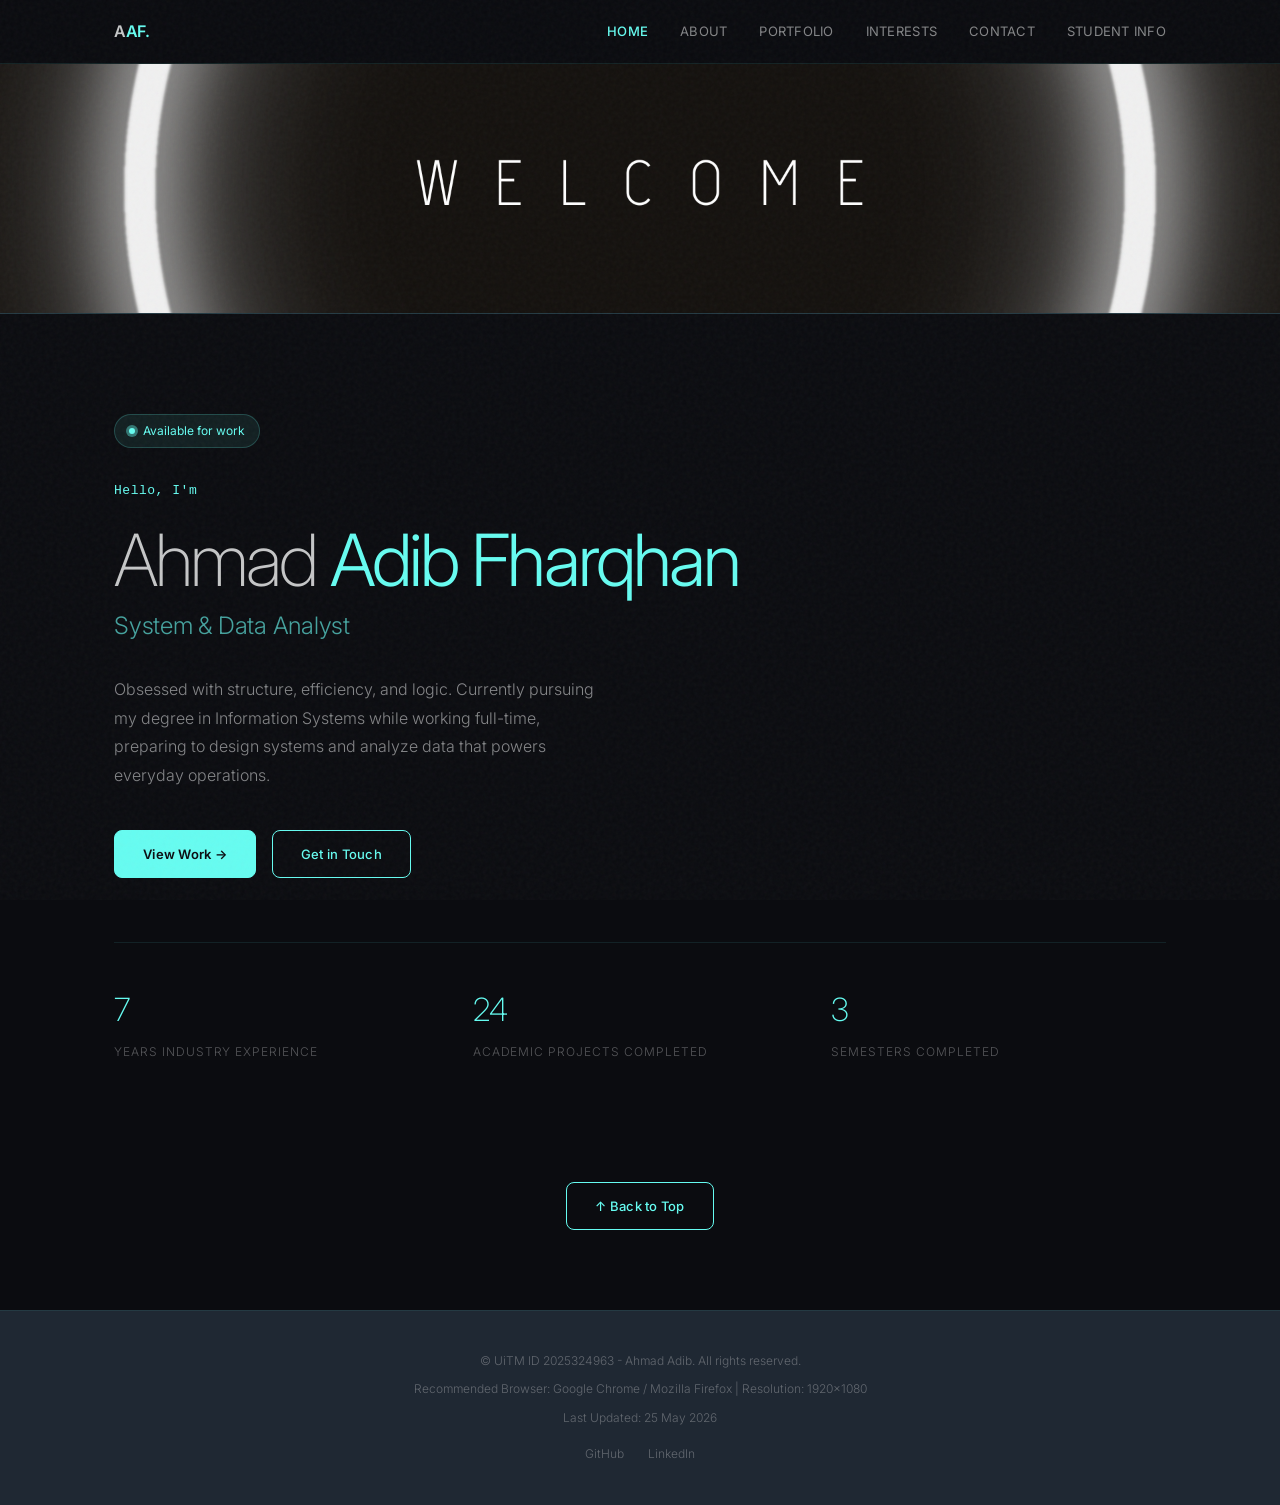
<file: index.html>
<!DOCTYPE html>
<html lang="en">
<head>
  <meta charset="UTF-8">
  <meta name="viewport" content="width=device-width, initial-scale=1.0">
  <meta name="description" content="Ahmad Adib Fharqhan - Personal Biography and Portfolio Website">
  <meta name="keywords" content="portfolio, biography, web design, student, IMS458">
  <meta name="author" content="Ahmad Adib Fharqhan">
  <title>Portfolio — Home</title>
  <link rel="preconnect" href="https://fonts.googleapis.com">
  <link rel="preconnect" href="https://fonts.gstatic.com" crossorigin>
  <link href="https://fonts.googleapis.com/css2?family=Inter:wght@200;300;400;500;600&display=swap" rel="stylesheet">
  <link rel="stylesheet" href="style.css">
</head>
<body>

  <nav class="nav">
    <div class="nav-inner">
      <a href="index.html" class="nav-logo">A<span>AF.</span></a>
      <input type="checkbox" id="menuToggleCheck" class="menu-checkbox" hidden>
      <label for="menuToggleCheck" class="menu-toggle">
        <span></span><span></span><span></span>
      </label>
      <div class="nav-links">
        <a href="index.html" class="active">Home</a>
        <a href="about.html">About</a>
        <a href="portfolio.html">Portfolio</a>
        <a href="interests.html">Interests</a>
        <a href="contact.html">Contact</a>
        <a href="aboutme.html">Student Info</a>
      </div>
    </div>
  </nav>

  <header class="site-header" id="top">
    <img src="src/IndexBanner.png" alt="Website Header Banner">
  </header>

  <main class="page">
    <div class="container">
      <section class="hero">
        <div class="status-badge">
          <span class="status-dot"></span>
          Available for work
        </div>
        <div class="hero-content">
          <p class="hero-greeting">Hello, I'm</p>
          <h1 class="hero-name">Ahmad <span class="accent">Adib Fharqhan</span></h1>
          <p class="hero-title">System & Data Analyst</p>
          <p class="hero-desc">
            Obsessed with structure, efficiency, and logic. Currently pursuing my degree in Information Systems while working full-time, preparing to design systems and analyze data that powers everyday operations.
          </p>
          <div class="hero-actions">
            <a href="portfolio.html" class="btn btn-primary">View Work →</a>
            <a href="contact.html" class="btn btn-secondary">Get in Touch</a>
          </div>
        </div>

        <div class="stats-row">
          <div class="stat-item">
            <div class="stat-number">7</div>
            <div class="stat-label">Years Industry Experience</div>
          </div>
          <div class="stat-item">
            <div class="stat-number">24</div>
            <div class="stat-label">Academic Projects Completed</div>
          </div>
          <div class="stat-item">
            <div class="stat-number">3</div>
            <div class="stat-label">Semesters Completed</div>
          </div>
        </div>
      </section>

      <div style="margin-top: 40px; text-align: center;">
        <a href="#top" class="btn btn-secondary">↑ Back to Top</a>
      </div>

    </div>
  </main>


  <footer class="footer">
    <div class="footer-inner">
      <p class="footer-copy">© UiTM ID 2025324963 - Ahmad Adib. All rights reserved.</p>
      <p class="footer-copy">Recommended Browser: Google Chrome / Mozilla Firefox | Resolution: 1920x1080</p>
      <p class="footer-copy">Last Updated: 25 May 2026</p>
      <div class="footer-links">
        <a href="https://github.com/AdibFharqhan" target="_blank">GitHub</a>
        <a href="https://www.linkedin.com/in/adib-farhan/" target="_blank">LinkedIn</a>
      </div>
    </div>
  </footer>

</body>
</html>
</file>
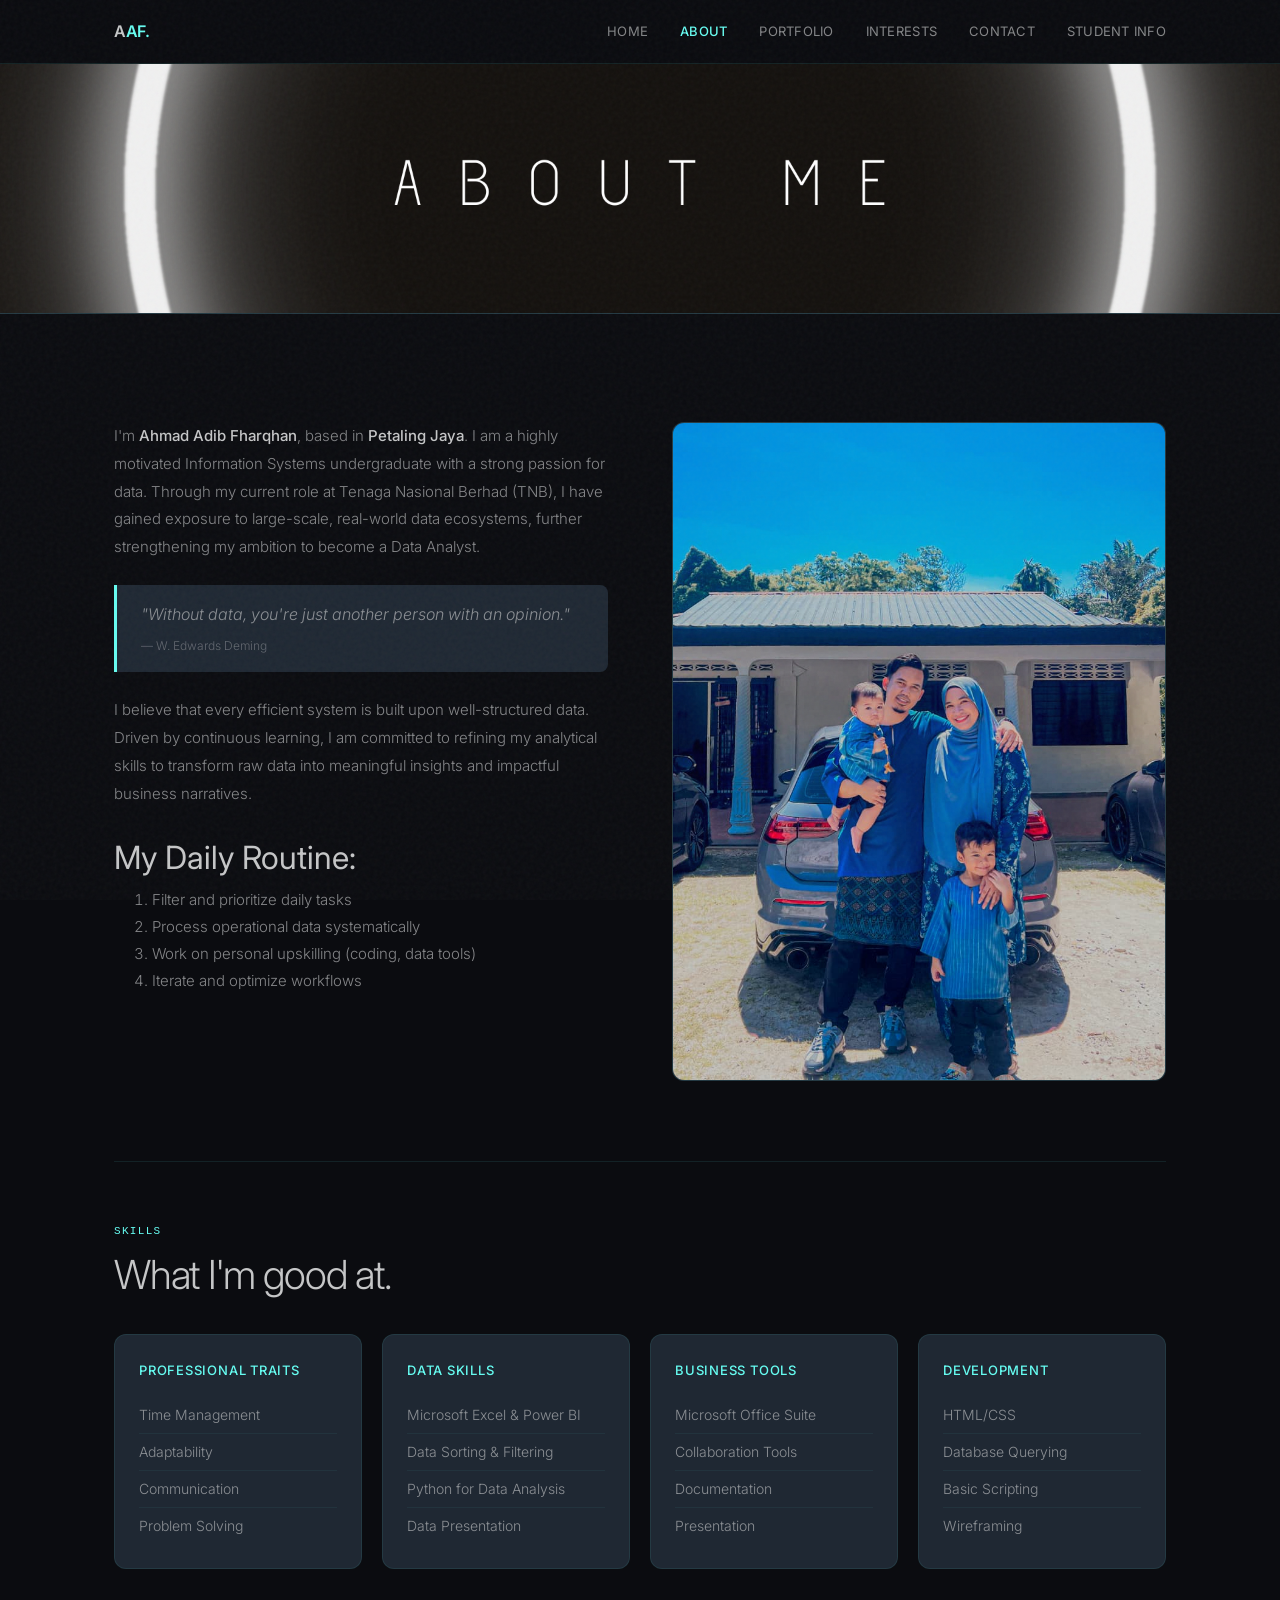
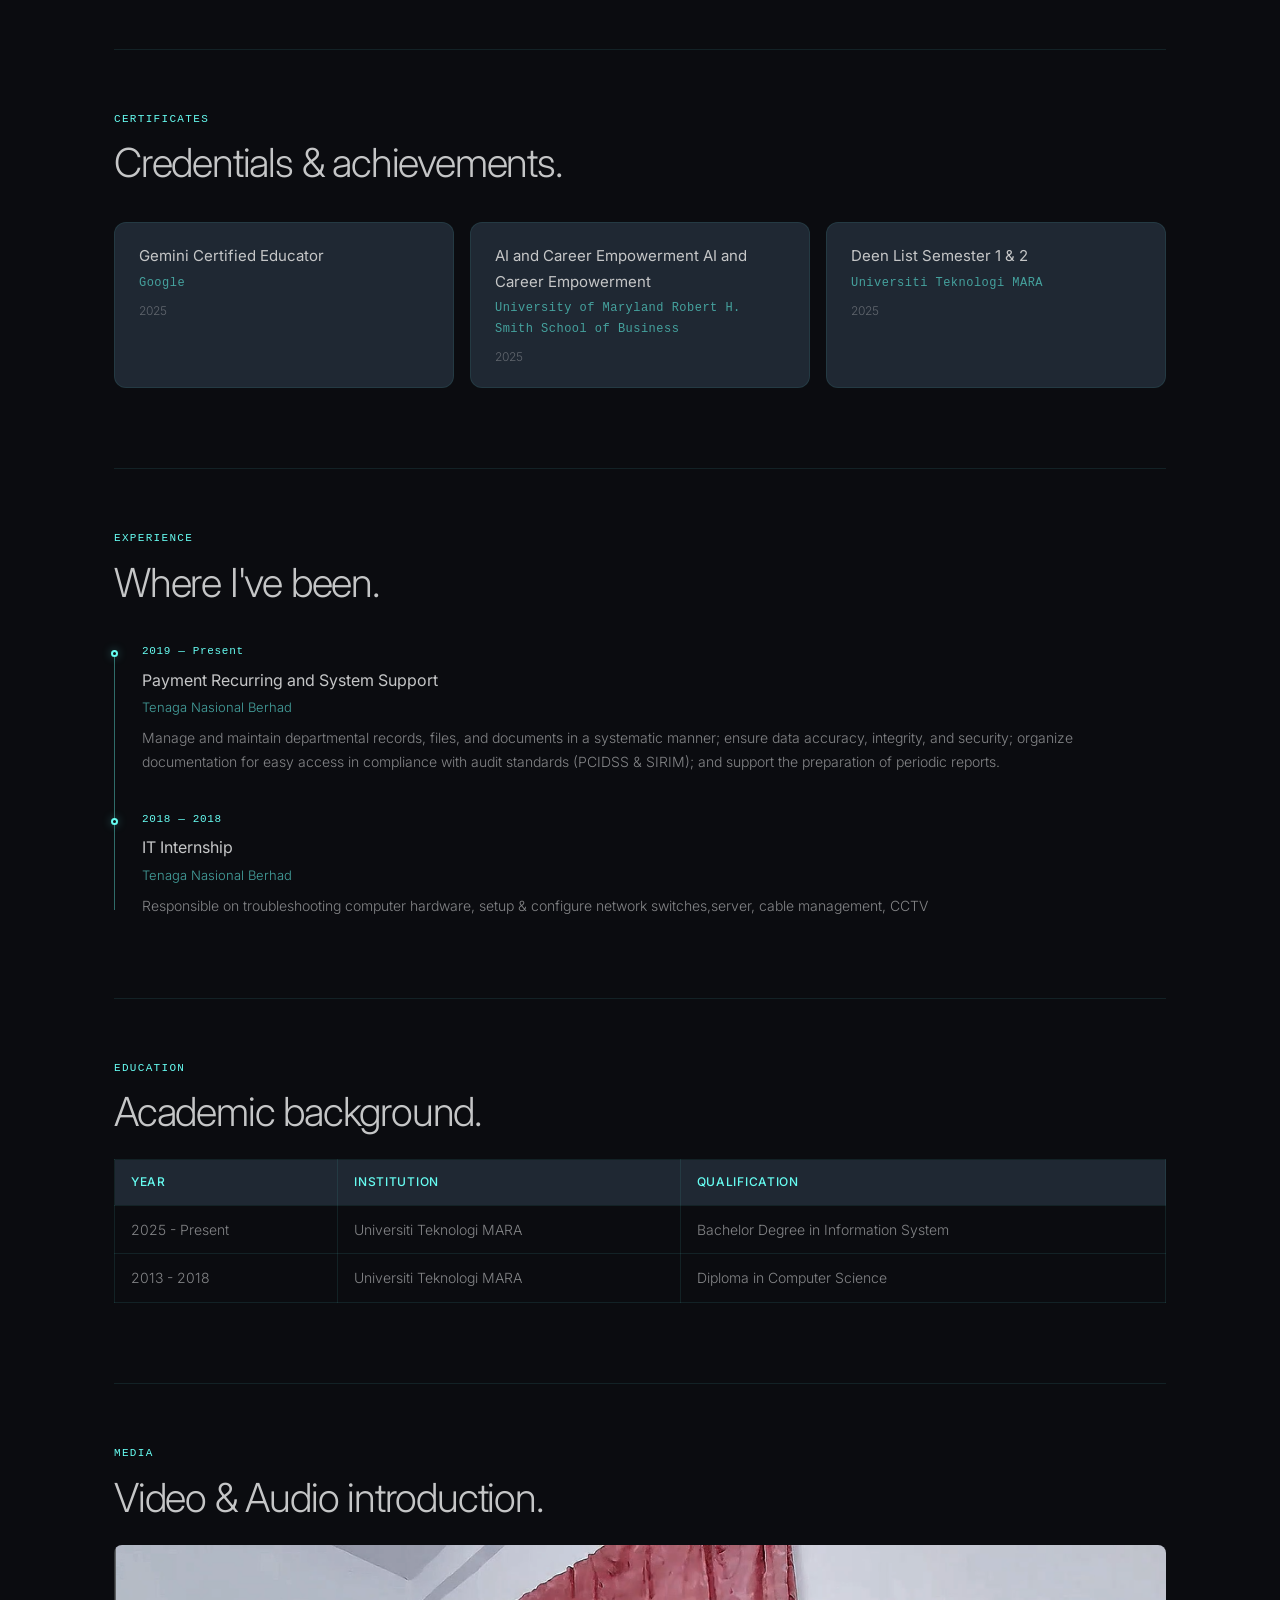
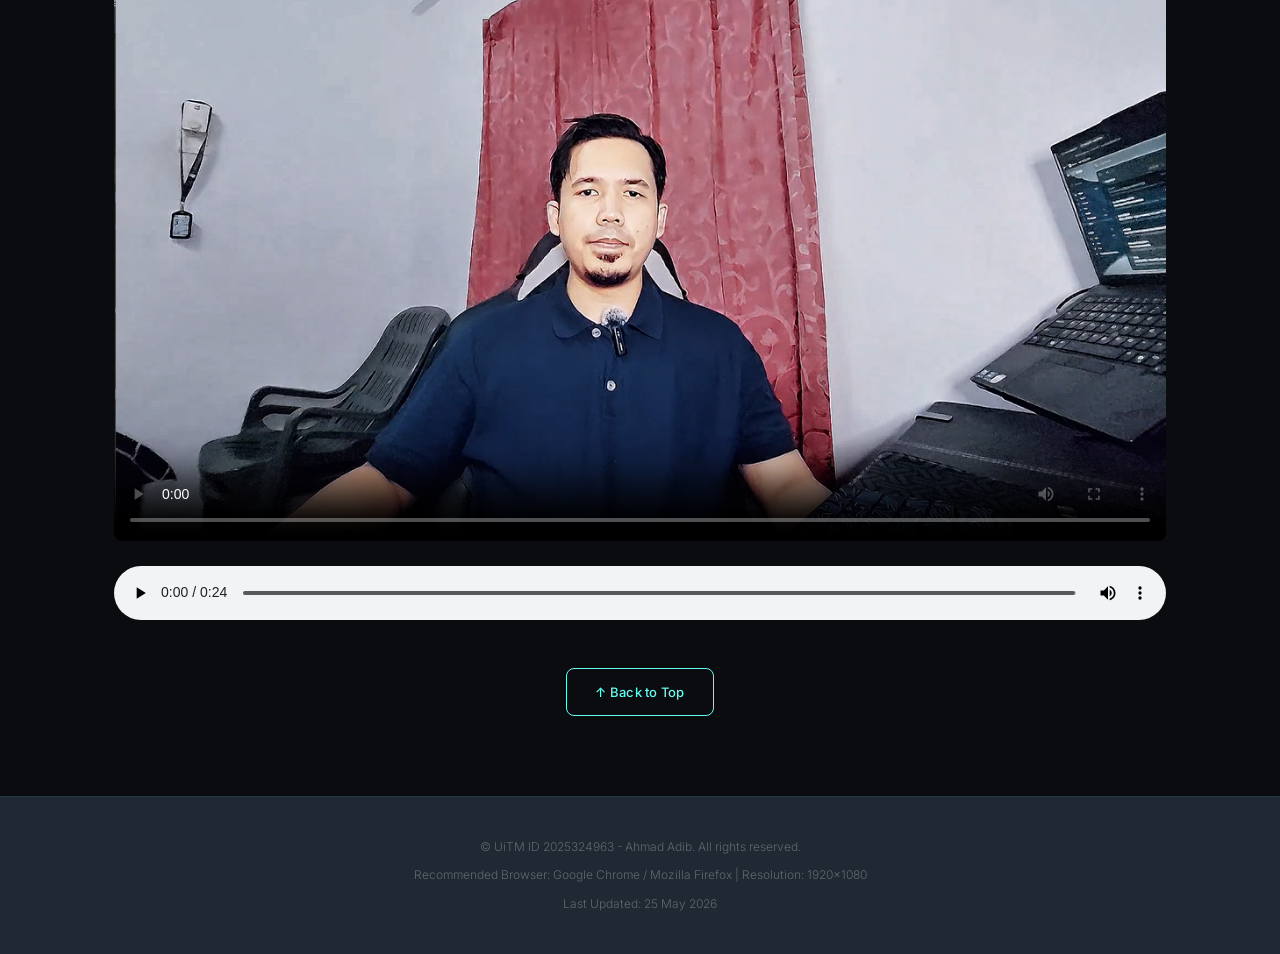
<file: about.html>
<!DOCTYPE html>
<html lang="en">
<head>
  <meta charset="UTF-8">
  <meta name="viewport" content="width=device-width, initial-scale=1.0">
  <meta name="description" content="About Ahmad Adib Fharqhan - Skills, Experience, and Education">
  <meta name="keywords" content="about, skills, experience, education, portfolio">
  <meta name="author" content="Ahmad Adib Fharqhan">
  <title>Portfolio — About</title>
  <link rel="preconnect" href="https://fonts.googleapis.com">
  <link rel="preconnect" href="https://fonts.gstatic.com" crossorigin>
  <link href="https://fonts.googleapis.com/css2?family=Inter:wght@200;300;400;500;600&display=swap" rel="stylesheet">
  <link rel="stylesheet" href="style.css">
</head>
<body>

  <nav class="nav">
    <div class="nav-inner">
      <a href="index.html" class="nav-logo">A<span>AF.</span></a>
      <input type="checkbox" id="menuToggleCheck" class="menu-checkbox" hidden>
      <label for="menuToggleCheck" class="menu-toggle">
        <span></span><span></span><span></span>
      </label>
      <div class="nav-links">
        <a href="index.html">Home</a>
        <a href="about.html" class="active">About</a>
        <a href="portfolio.html">Portfolio</a>
        <a href="interests.html">Interests</a>
        <a href="contact.html">Contact</a>
        <a href="aboutme.html">Student Info</a>
      </div>
    </div>
  </nav>

  <header class="site-header" id="top">
    <img src="src/AboutBanner.png" alt="About Page Header Banner">
  </header>

  <main class="page">
    <div class="container">

      <div class="about-grid">
        <div class="about-text">
          <p>
            I'm <strong>Ahmad Adib Fharqhan</strong>, based in <strong>Petaling Jaya</strong>. I am a highly motivated Information Systems undergraduate with a strong passion for data. Through my current role at Tenaga Nasional Berhad (TNB), I have gained exposure to large-scale, real-world data ecosystems, further strengthening my ambition to become a Data Analyst.
          </p>
          
          <blockquote class="custom-blockquote">
            "Without data, you're just another person with an opinion."
            <cite>— W. Edwards Deming</cite>
          </blockquote>

          <p>
            I believe that every efficient system is built upon well-structured data. Driven by continuous learning, I am committed to refining my analytical skills to transform raw data into meaningful insights and impactful business narratives.
          </p>

          <h1 style="margin-top: 24px; font-weight: 400; color: var(--text-primary);">My Daily Routine:</h1>
          <ol style="color: var(--text-secondary); padding-left: 20px; font-size: 15px; line-height: 1.8;">
            <li>Filter and prioritize daily tasks</li>
            <li>Process operational data systematically</li>
            <li>Work on personal upskilling (coding, data tools)</li>
            <li>Iterate and optimize workflows</li>
          </ol>
        </div>
        <div class="about-image">
          <div class="about-image-placeholder">
            <!-- Replace with your photo: -->
            <img src="src/AboutProfilePic.jpeg" alt="Photo of Ahmad Adib Fharqhan">
          </div>
        </div>
      </div>

      <div class="skills-section">
        <p class="section-label">Skills</p>
        <h2 class="section-title">What I'm good at.</h2>
        <div class="skills-grid">
          <div class="skill-category">
            <h3>Professional Traits</h3>
            <ul>
              <li>Time Management</li>
              <li>Adaptability</li>
              <li>Communication</li>
              <li>Problem Solving</li>
            </ul>
          </div>
          <div class="skill-category">
            <h3>Data Skills</h3>
            <ul>
              <li>Microsoft Excel & Power BI</li>
              <li>Data Sorting & Filtering</li>
              <li>Python for Data Analysis</li>
              <li>Data Presentation</li>
            </ul>
          </div>
          <div class="skill-category">
            <h3>Business Tools</h3>
            <ul>
              <li>Microsoft Office Suite</li>
              <li>Collaboration Tools</li>
              <li>Documentation</li>
              <li>Presentation</li>
            </ul>
          </div>
          <div class="skill-category">
            <h3>Development</h3>
            <ul>
              <li>HTML/CSS</li>
              <li>Database Querying</li>
              <li>Basic Scripting</li>
              <li>Wireframing</li>
            </ul>
          </div>
        </div>
      </div>

      <div class="certificates-section">
        <p class="section-label">Certificates</p>
        <h2 class="section-title">Credentials & achievements.</h2>
        <div class="certificates-grid">
          <div class="certificate-item">
            <h3 class="certificate-name">Gemini Certified Educator</h3>
            <p class="certificate-issuer">Google</p>
            <p class="certificate-date">2025</p>
          </div>
          <div class="certificate-item">
            <h3 class="certificate-name">AI and Career Empowerment AI and Career Empowerment</h3>
            <p class="certificate-issuer">University of Maryland Robert H. Smith School of Business</p>
            <p class="certificate-date">2025</p>
          </div>
          <div class="certificate-item">
            <h3 class="certificate-name">Deen List Semester 1 & 2</h3>
            <p class="certificate-issuer">Universiti Teknologi MARA</p>
            <p class="certificate-date">2025</p>
          </div>
        </div>
      </div>

      <div class="timeline-section">
        <p class="section-label">Experience</p>
        <h2 class="section-title">Where I've been.</h2>
        <div class="timeline">
          <div class="timeline-item">
            <p class="timeline-date">2019 — Present</p>
            <h3 class="timeline-role">Payment Recurring and System Support</h3>
            <p class="timeline-company">Tenaga Nasional Berhad</p>
            <p class="timeline-desc">Manage and maintain departmental records, files, and documents in a systematic manner; ensure data accuracy, integrity, and security; organize documentation for easy access in compliance with audit standards (PCIDSS & SIRIM); and support the preparation of periodic reports.</p>
          </div>
          <div class="timeline-item">
            <p class="timeline-date">2018 — 2018</p>
            <h3 class="timeline-role">IT Internship</h3>
            <p class="timeline-company">Tenaga Nasional Berhad</p>
            <p class="timeline-desc">Responsible on troubleshooting computer hardware, setup & configure network switches,server, cable management, CCTV</p>
          </div>
        </div>
      </div>

      <div class="timeline-section">
        <p class="section-label">Education</p>
        <h2 class="section-title">Academic background.</h2>
        <table class="data-table">
          <thead>
            <tr>
              <th>Year</th>
              <th>Institution</th>
              <th>Qualification</th>
            </tr>
          </thead>
          <tbody>
            <tr>
              <td>2025 - Present</td>
              <td>Universiti Teknologi MARA</td>
              <td>Bachelor Degree in Information System</td>
            </tr>
            <tr>
              <td>2013 - 2018</td>
              <td>Universiti Teknologi MARA</td>
              <td>Diploma in Computer Science</td>
            </tr>
          </tbody>
        </table>
      </div>

      <div class="timeline-section">
        <p class="section-label">Media</p>
        <h2 class="section-title">Video & Audio introduction.</h2>
        
        <div class="media-container">
              <video controls poster="src/videoimage.png">
              <source src="src/videointro.mp4" type="video/mp4">
            Your browser does not support the video tag.
          </video>

          <audio controls>
            <source src="src/audiointro.mp3" type="audio/mpeg">
            Your browser does not support the audio element.
          </audio>
        </div>
      </div>

      <div style="margin-top: 40px; text-align: center;">
        <a href="#top" class="btn btn-secondary">↑ Back to Top</a>
      </div>

    </div>
  </main>

  <footer class="footer">
    <div class="footer-inner">
      <p class="footer-copy">© UiTM ID 2025324963 - Ahmad Adib. All rights reserved.</p>
      <p class="footer-copy">Recommended Browser: Google Chrome / Mozilla Firefox | Resolution: 1920x1080</p>
      <p class="footer-copy">Last Updated: 25 May 2026</p>
    </div>
  </footer>

</body>
</html>
</file>
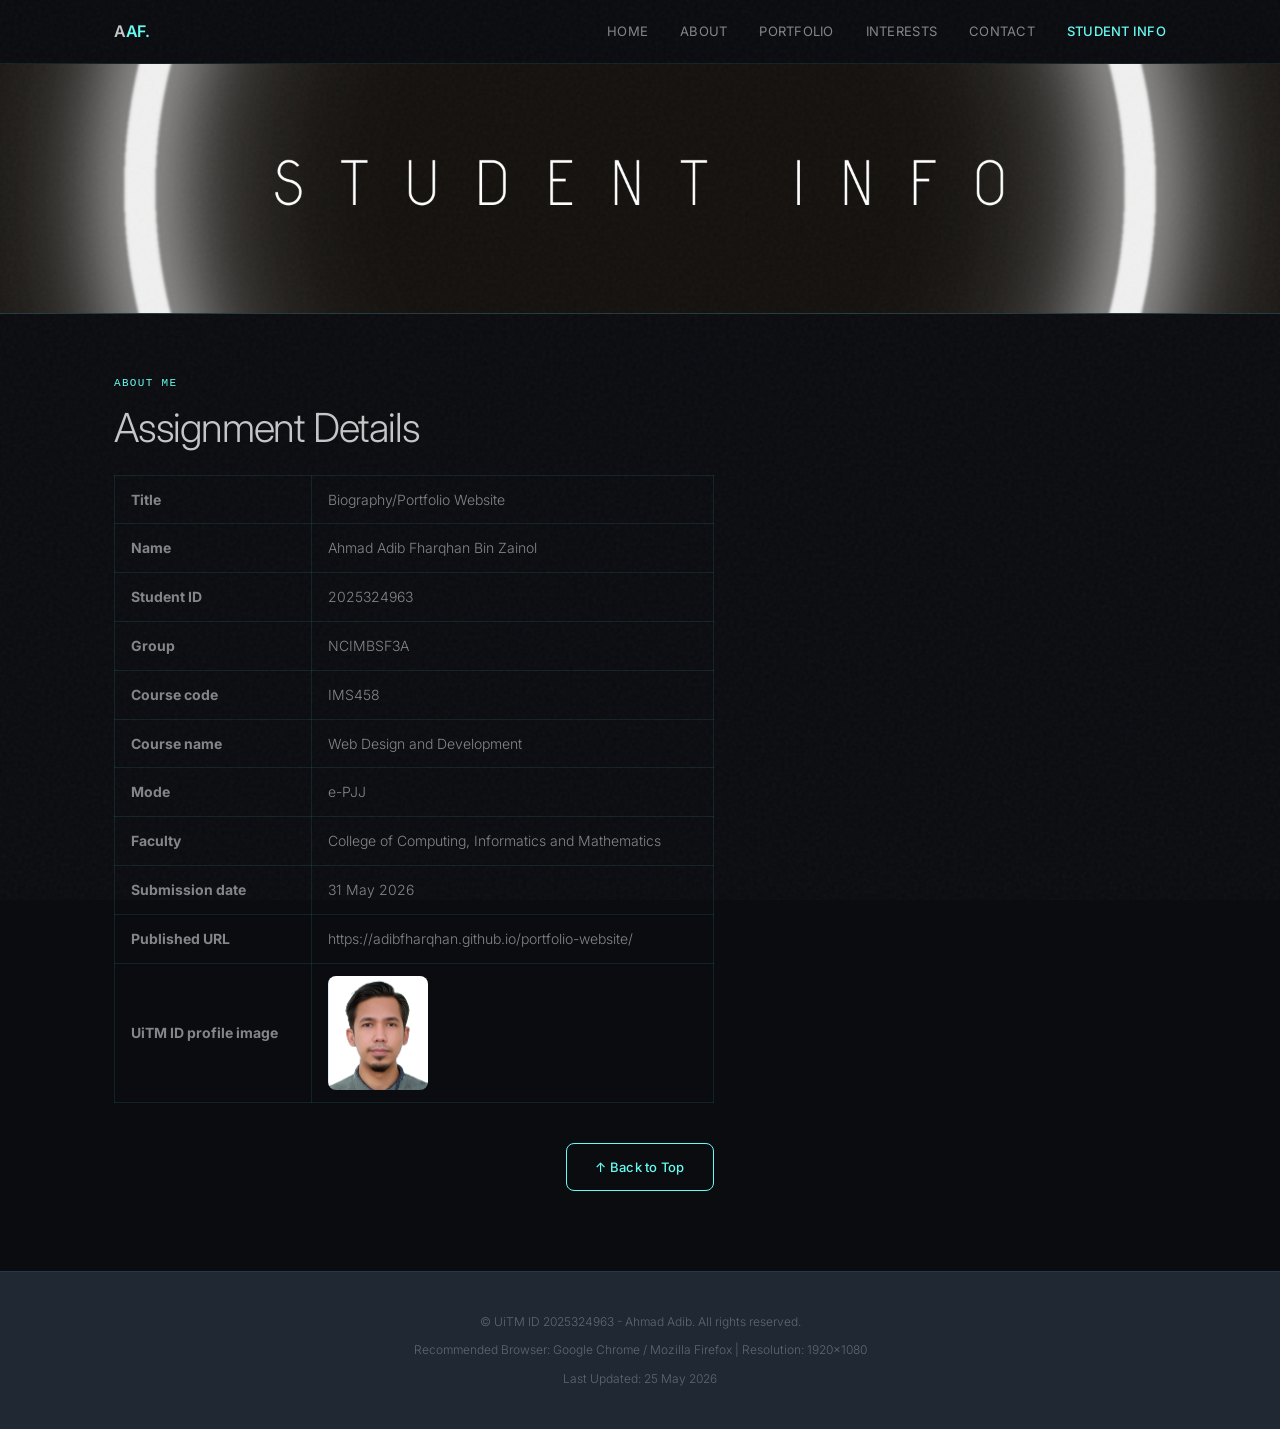
<file: aboutme.html>
<!DOCTYPE html>
<html lang="en">
<head>
  <meta charset="UTF-8">
  <meta name="viewport" content="width=device-width, initial-scale=1.0">
  <meta name="description" content="Student Details for IMS458 Assignment">
  <meta name="keywords" content="student, IMS458, assignment, details">
  <meta name="author" content="Ahmad Adib Fharqhan">
  <title>About Me - Student Details</title>
  <link rel="preconnect" href="https://fonts.googleapis.com">
  <link rel="preconnect" href="https://fonts.gstatic.com" crossorigin>
  <link href="https://fonts.googleapis.com/css2?family=Inter:wght@200;300;400;500;600&display=swap" rel="stylesheet">
  <link rel="stylesheet" href="style.css">
</head>
<body>

  <nav class="nav">
    <div class="nav-inner">
      <a href="index.html" class="nav-logo">A<span>AF.</span></a>
      <input type="checkbox" id="menuToggleCheck" class="menu-checkbox" hidden>
      <label for="menuToggleCheck" class="menu-toggle">
        <span></span><span></span><span></span>
      </label>
      <div class="nav-links">
        <a href="index.html">Home</a>
        <a href="about.html">About</a>
        <a href="portfolio.html">Portfolio</a>
        <a href="interests.html">Interests</a>
        <a href="contact.html">Contact</a>
        <a href="aboutme.html" class="active">Student Info</a>
      </div>
    </div>
  </nav>

  <header class="site-header" id="top">
    <img src="src/StudentInfoBanner.png" alt="Student Info Page Header Banner">
  </header>

  <main class="page">
    <div class="container">
      <section>
        <p class="section-label">About Me</p>
        <h1 class="section-title">Assignment Details</h1>
        
        <!-- Table for Student Details (Rubric Requirement) -->
        <table class="data-table" style="max-width: 600px;">
          <tbody>
            <tr>
              <td><strong>Title</strong></td>
              <td>Biography/Portfolio Website</td>
            </tr>
            <tr>
              <td><strong>Name</strong></td>
              <td>Ahmad Adib Fharqhan Bin Zainol</td>
            </tr>
            <tr>
              <td><strong>Student ID</strong></td>
              <td>2025324963</td>
            </tr>
            <tr>
              <td><strong>Group</strong></td>
              <td>NCIMBSF3A</td>
            </tr>
            <tr>
              <td><strong>Course code</strong></td>
              <td>IMS458</td>
            </tr>
            <tr>
              <td><strong>Course name</strong></td>
              <td>Web Design and Development</td>
            </tr>
            <tr>
              <td><strong>Mode</strong></td>
              <td>e-PJJ</td>
            </tr>
            <tr>
              <td><strong>Faculty</strong></td>
              <td>College of Computing, Informatics and Mathematics</td>
            </tr>
            <tr>
              <td><strong>Submission date</strong></td>
              <td>31 May 2026</td>
            </tr>
            <tr>
              <td><strong>Published URL</strong></td>
              <td><a href="https://adibfharqhan.github.io/portfolio-website/" target="_blank">https://adibfharqhan.github.io/portfolio-website/</a></td>
            </tr>
            <tr>
              <td><strong>UiTM ID profile image</strong></td>
              <td>
                <img src="src/StudentPic.png" alt="Student Photo" style="width: 100px; border-radius: 8px;">
              </td>
            </tr>
          </tbody>
        </table>
      </section>

      <div style="margin-top: 40px; text-align: center;">
        <a href="#top" class="btn btn-secondary">↑ Back to Top</a>
      </div>

    </div>
  </main>

  <footer class="footer">
    <div class="footer-inner">
      <p class="footer-copy">© UiTM ID 2025324963 - Ahmad Adib. All rights reserved.</p>
      <p class="footer-copy">Recommended Browser: Google Chrome / Mozilla Firefox | Resolution: 1920x1080</p>
      <p class="footer-copy">Last Updated: 25 May 2026</p>
    </div>
  </footer>

</body>
</html>
</file>
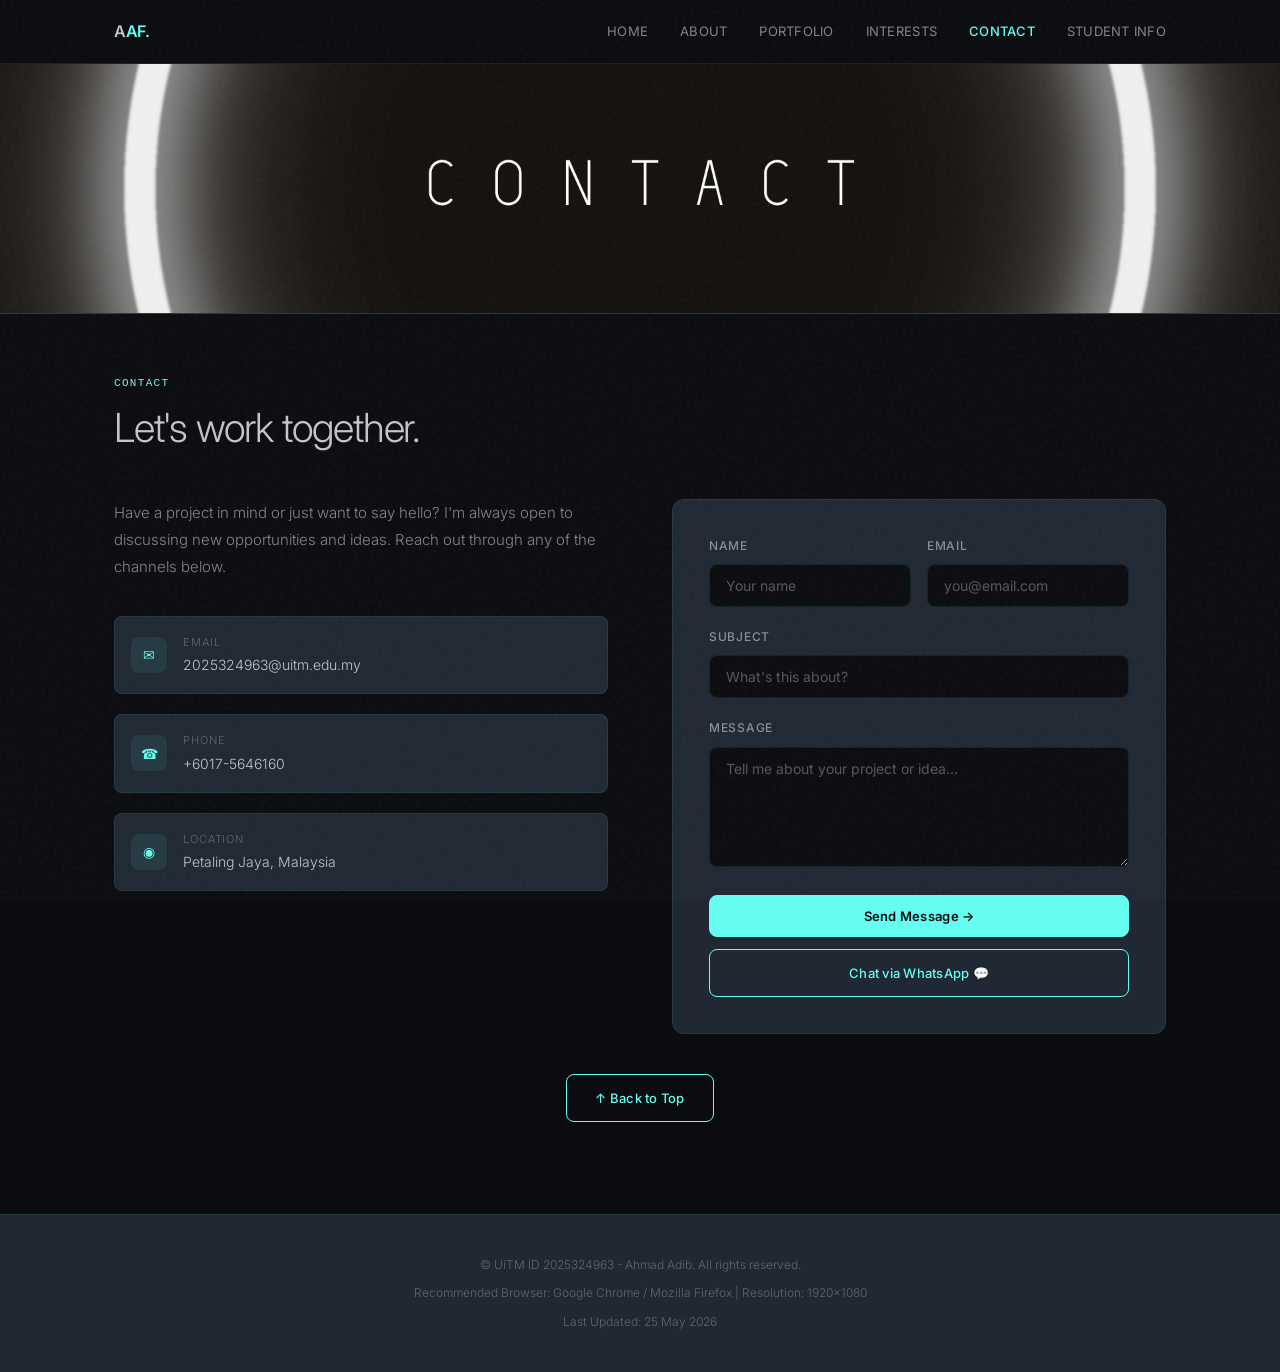
<file: contact.html>
<!DOCTYPE html>
<html lang="en">
<head>
  <meta charset="UTF-8">
  <meta name="viewport" content="width=device-width, initial-scale=1.0">
  <meta name="description" content="Contact Ahmad Adib Fharqhan - Get in touch for collaborations">
  <meta name="keywords" content="contact, email, form, hire">
  <meta name="author" content="Ahmad Adib Fharqhan">
  <title>Portfolio — Contact</title>
  <link rel="preconnect" href="https://fonts.googleapis.com">
  <link rel="preconnect" href="https://fonts.gstatic.com" crossorigin>
  <link href="https://fonts.googleapis.com/css2?family=Inter:wght@200;300;400;500;600&display=swap" rel="stylesheet">
  <link rel="stylesheet" href="style.css">
</head>
<body>

  <nav class="nav">
    <div class="nav-inner">
      <a href="index.html" class="nav-logo">A<span>AF.</span></a>
      <input type="checkbox" id="menuToggleCheck" class="menu-checkbox" hidden>
      <label for="menuToggleCheck" class="menu-toggle">
        <span></span><span></span><span></span>
      </label>
      <div class="nav-links">
        <a href="index.html">Home</a>
        <a href="about.html">About</a>
        <a href="portfolio.html">Portfolio</a>
        <a href="interests.html">Interests</a>
        <a href="contact.html" class="active">Contact</a>
        <a href="aboutme.html">Student Info</a>
      </div>
    </div>
  </nav>

  <header class="site-header" id="top">
    <img src="src/ContactBanner.png" alt="Contact Page Header Banner">
  </header>

  <main class="page">
    <div class="container">

      <section>
        <p class="section-label">Contact</p>
        <h1 class="section-title">Let's work together.</h1>
      </section>

      <div class="contact-grid">

        <div class="contact-info">
          <p>Have a project in mind or just want to say hello? I'm always open to discussing new opportunities and ideas. Reach out through any of the channels below.</p>

          <div class="contact-methods">
            <div class="contact-method">
              <div class="contact-method-icon">✉</div>
              <div>
                <p class="contact-method-label">Email</p>
                <p class="contact-method-value">2025324963@uitm.edu.my</p>
              </div>
            </div>
            <div class="contact-method">
              <div class="contact-method-icon">☎</div>
              <div>
                <p class="contact-method-label">Phone</p>
                <p class="contact-method-value">+6017-5646160</p>
              </div>
            </div>
            <div class="contact-method">
              <div class="contact-method-icon">◉</div>
              <div>
                <p class="contact-method-label">Location</p>
                <p class="contact-method-value">Petaling Jaya, Malaysia</p>
              </div>
            </div>
          </div>
        </div>

        <div class="contact-form">
          <!-- Tukar email di bawah kepada email sebenar anda -->
          <form action="mailto:2025324963@isiswa.uitm.edu.my" method="POST" enctype="text/plain">
            <div class="form-row">
              <div class="form-group">
                <label for="name">Name</label>
                <input type="text" id="name" name="Name" placeholder="Your name" required>
              </div>
              <div class="form-group">
                <label for="email">Email</label>
                <input type="email" id="email" name="Email" placeholder="you@email.com" required>
              </div>
            </div>
            <div class="form-group">
              <label for="subject">Subject</label>
              <input type="text" id="subject" name="Subject" placeholder="What's this about?">
            </div>
            <div class="form-group">
              <label for="message">Message</label>
              <textarea id="message" name="Message" placeholder="Tell me about your project or idea..." required></textarea>
            </div>
            <div class="form-submit">
              <button type="submit" class="btn btn-primary" style="width: 100%; justify-content: center;">Send Message →</button>
              

              <a href="https://wa.me/60175646160?text=Hello%20from%20your%20portfolio!" target="_blank" class="btn btn-secondary" style="width: 100%; justify-content: center; margin-top: 12px;">
                Chat via WhatsApp 💬
              </a>
            </div>
          </form>
        </div>

      </div>

      <div style="margin-top: 40px; text-align: center;">
        <a href="#top" class="btn btn-secondary">↑ Back to Top</a>
      </div>

    </div>
  </main>

  <footer class="footer">
    <div class="footer-inner">
      <p class="footer-copy">© UiTM ID 2025324963 - Ahmad Adib. All rights reserved.</p>
      <p class="footer-copy">Recommended Browser: Google Chrome / Mozilla Firefox | Resolution: 1920x1080</p>
      <p class="footer-copy">Last Updated: 25 May 2026</p>
    </div>
  </footer>

</body>
</html>
</file>
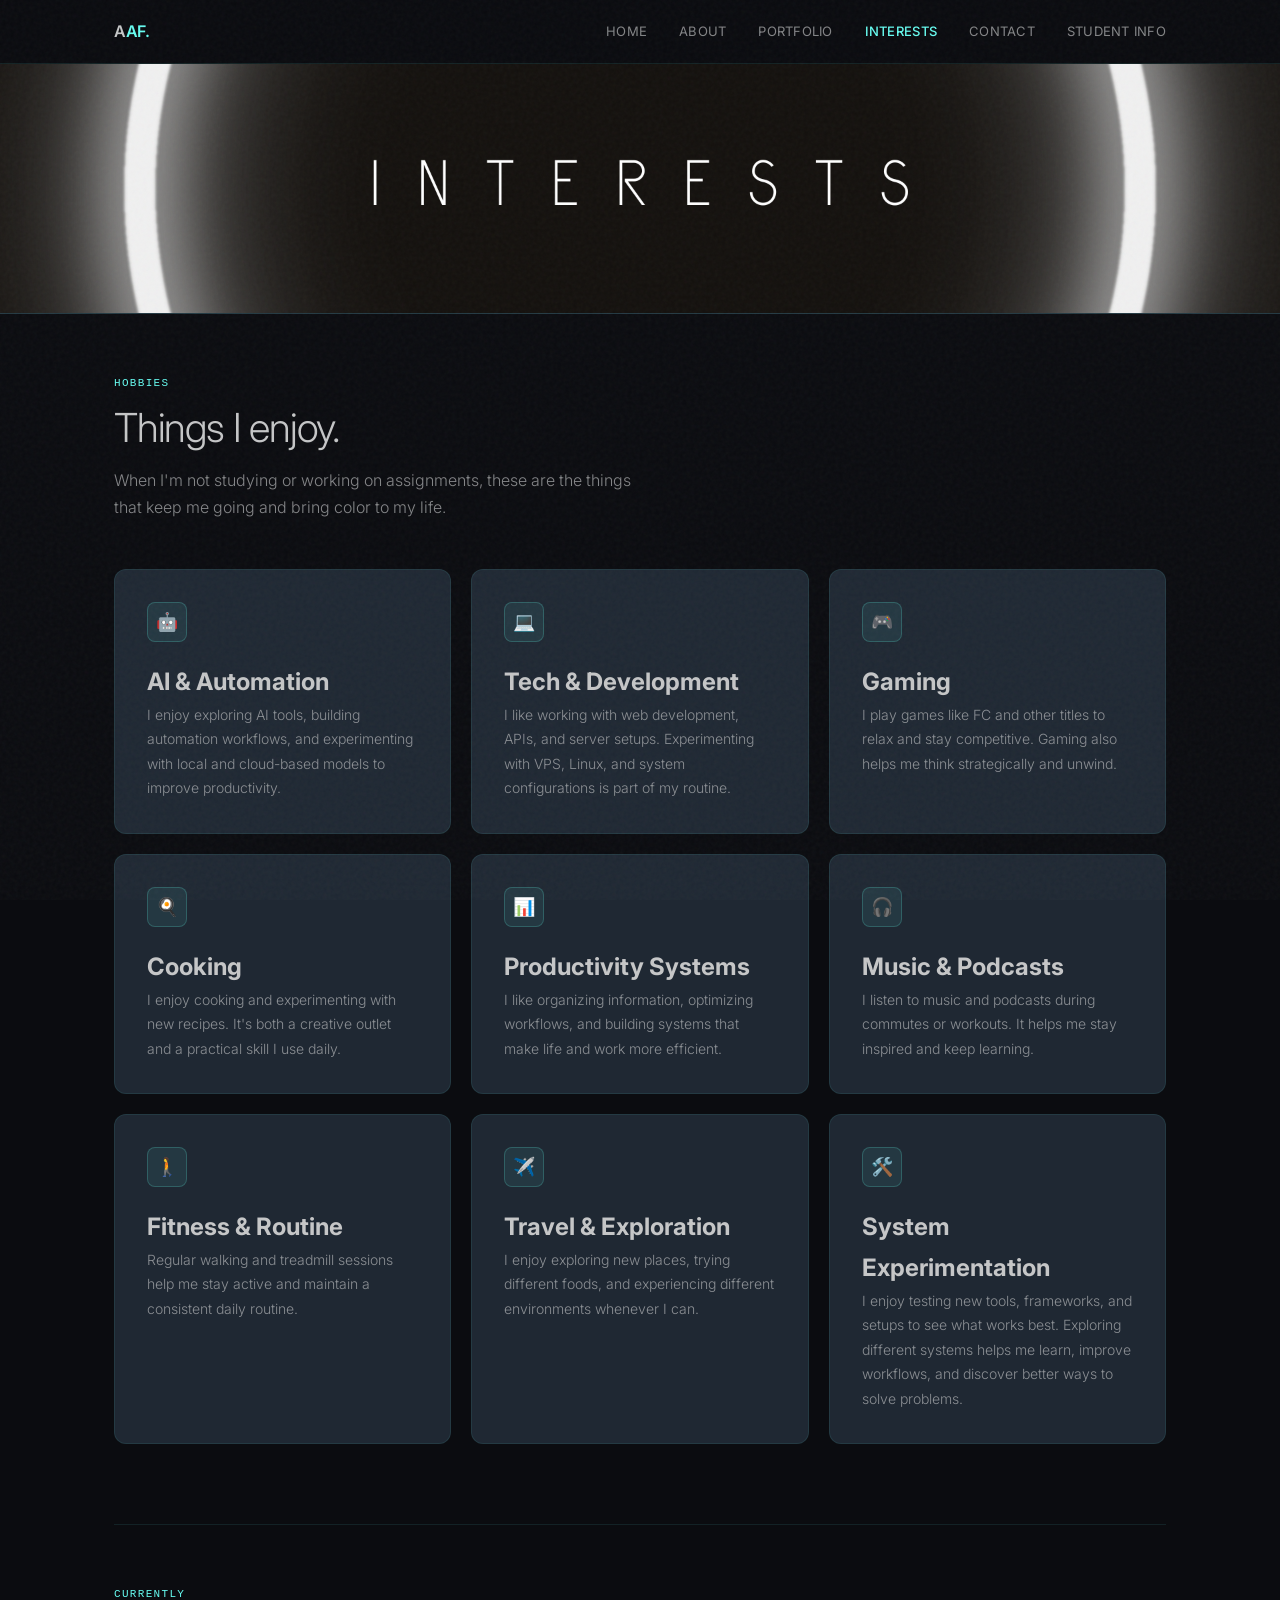
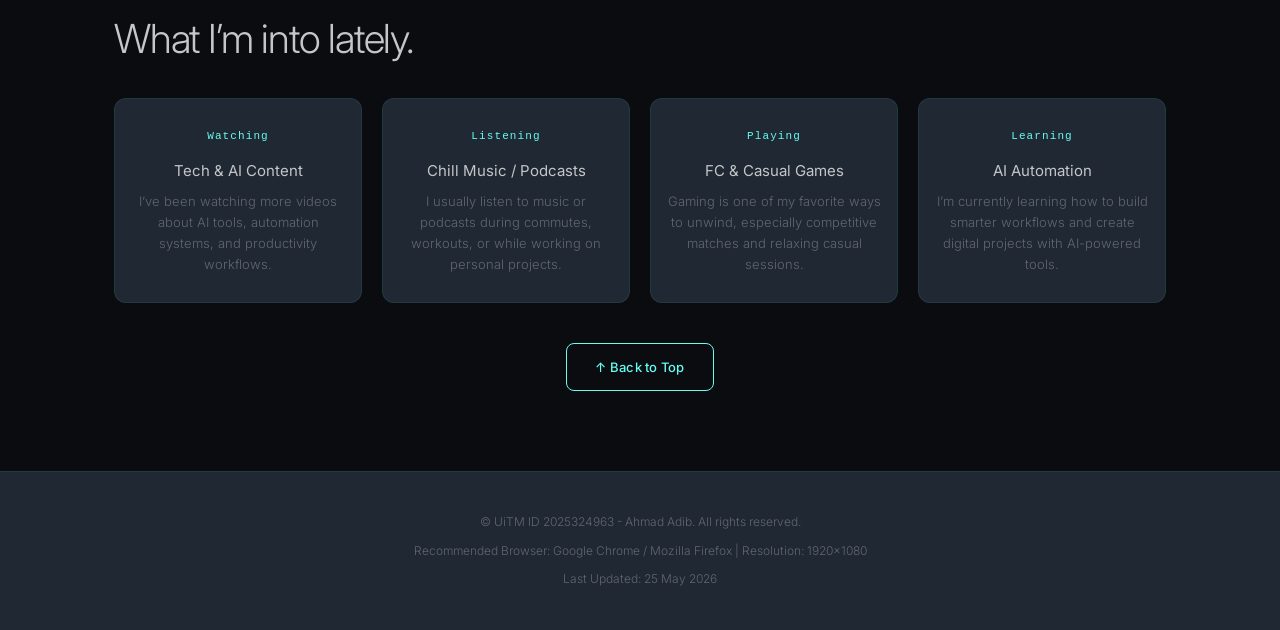
<file: interests.html>
<!DOCTYPE html>
<html lang="en">
<head>
  <meta charset="UTF-8">
  <meta name="viewport" content="width=device-width, initial-scale=1.0">
  <meta name="description" content="Ahmad Adib Fharqhan - Personal Interests and Hobbies">
  <meta name="keywords" content="interests, hobbies, personal, about">
  <meta name="author" content="Ahmad Adib Fharqhan">
  <title>Portfolio — Interests</title>
  <link rel="preconnect" href="https://fonts.googleapis.com">
  <link rel="preconnect" href="https://fonts.gstatic.com" crossorigin>
  <link href="https://fonts.googleapis.com/css2?family=Inter:wght@200;300;400;500;600&display=swap" rel="stylesheet">
  <link rel="stylesheet" href="style.css">
</head>
<body>

  <nav class="nav">
    <div class="nav-inner">
      <a href="index.html" class="nav-logo">A<span>AF.</span></a>
      <input type="checkbox" id="menuToggleCheck" class="menu-checkbox" hidden>
      <label for="menuToggleCheck" class="menu-toggle">
        <span></span><span></span><span></span>
      </label>
      <div class="nav-links">
        <a href="index.html">Home</a>
        <a href="about.html">About</a>
        <a href="portfolio.html">Portfolio</a>
        <a href="interests.html" class="active">Interests</a>
        <a href="contact.html">Contact</a>
        <a href="aboutme.html">Student Info</a>
      </div>
    </div>
  </nav>

  <header class="site-header" id="top">
    <img src="src/InterestsBanner.png" alt="Interests Page Header Banner">
  </header>

  <main class="page">
    <div class="container">

      <section>
        <p class="section-label">Hobbies</p>
        <h1 class="section-title">Things I enjoy.</h1>
        <p class="section-desc">When I'm not studying or working on assignments, these are the things that keep me going and bring color to my life.</p>
      </section>

      <div class="services-grid">

        <div class="service-card">
          <div class="service-icon">🤖</div>
          <h2>AI & Automation</h2>
          <p>I enjoy exploring AI tools, building automation workflows, and experimenting with local and cloud-based models to improve productivity.</p>
        </div>

        <div class="service-card">
          <div class="service-icon">💻</div>
          <h2>Tech & Development</h2>
          <p>I like working with web development, APIs, and server setups. Experimenting with VPS, Linux, and system configurations is part of my routine.</p>
        </div>

        <div class="service-card">
          <div class="service-icon">🎮</div>
          <h2>Gaming</h2>
          <p>I play games like FC and other titles to relax and stay competitive. Gaming also helps me think strategically and unwind.</p>
        </div>

        <div class="service-card">
          <div class="service-icon">🍳</div>
          <h2>Cooking</h2>
          <p>I enjoy cooking and experimenting with new recipes. It's both a creative outlet and a practical skill I use daily.</p>
        </div>

        <div class="service-card">
          <div class="service-icon">📊</div>
          <h2>Productivity Systems</h2>
          <p>I like organizing information, optimizing workflows, and building systems that make life and work more efficient.</p>
        </div>

        <div class="service-card">
          <div class="service-icon">🎧</div>
          <h2>Music & Podcasts</h2>
          <p>I listen to music and podcasts during commutes or workouts. It helps me stay inspired and keep learning.</p>
        </div>

        <div class="service-card">
          <div class="service-icon">🚶</div>
          <h2>Fitness & Routine</h2>
          <p>Regular walking and treadmill sessions help me stay active and maintain a consistent daily routine.</p>
        </div>

        <div class="service-card">
          <div class="service-icon">✈️</div>
          <h2>Travel & Exploration</h2>
          <p>I enjoy exploring new places, trying different foods, and experiencing different environments whenever I can.</p>
        </div>

        <div class="service-card">
          <div class="service-icon">🛠️</div>
          <h2>System Experimentation</h2>
          <p>I enjoy testing new tools, frameworks, and setups to see what works best. Exploring different systems helps me learn, improve workflows, and discover better ways to solve problems.</p>
        </div>

      </div>

        <div class="process-section">
          <p class="section-label">Currently</p>
          <h2 class="section-title">What I’m into lately.</h2>
          <div class="process-steps">
            <div class="process-step">
              <p class="step-number">Watching</p>
              <h3 class="step-title">Tech & AI Content</h3>
              <p class="step-desc">I’ve been watching more videos about AI tools, automation systems, and productivity workflows.</p>
            </div>

            <div class="process-step">
              <p class="step-number">Listening</p>
              <h3 class="step-title">Chill Music / Podcasts</h3>
              <p class="step-desc">I usually listen to music or podcasts during commutes, workouts, or while working on personal projects.</p>
            </div>

            <div class="process-step">
              <p class="step-number">Playing</p>
              <h3 class="step-title">FC & Casual Games</h3>
              <p class="step-desc">Gaming is one of my favorite ways to unwind, especially competitive matches and relaxing casual sessions.</p>
            </div>

            <div class="process-step">
              <p class="step-number">Learning</p>
              <h3 class="step-title">AI Automation</h3>
              <p class="step-desc">I’m currently learning how to build smarter workflows and create digital projects with AI-powered tools.</p>
            </div>
          </div>
        </div>

      <div style="margin-top: 40px; text-align: center;">
        <a href="#top" class="btn btn-secondary">↑ Back to Top</a>
      </div>

    </div>
  </main>

  <footer class="footer">
    <div class="footer-inner">
      <p class="footer-copy">© UiTM ID 2025324963 - Ahmad Adib. All rights reserved.</p>
      <p class="footer-copy">Recommended Browser: Google Chrome / Mozilla Firefox | Resolution: 1920x1080</p>
      <p class="footer-copy">Last Updated: 25 May 2026</p>
    </div>
  </footer>

</body>
</html>
</file>
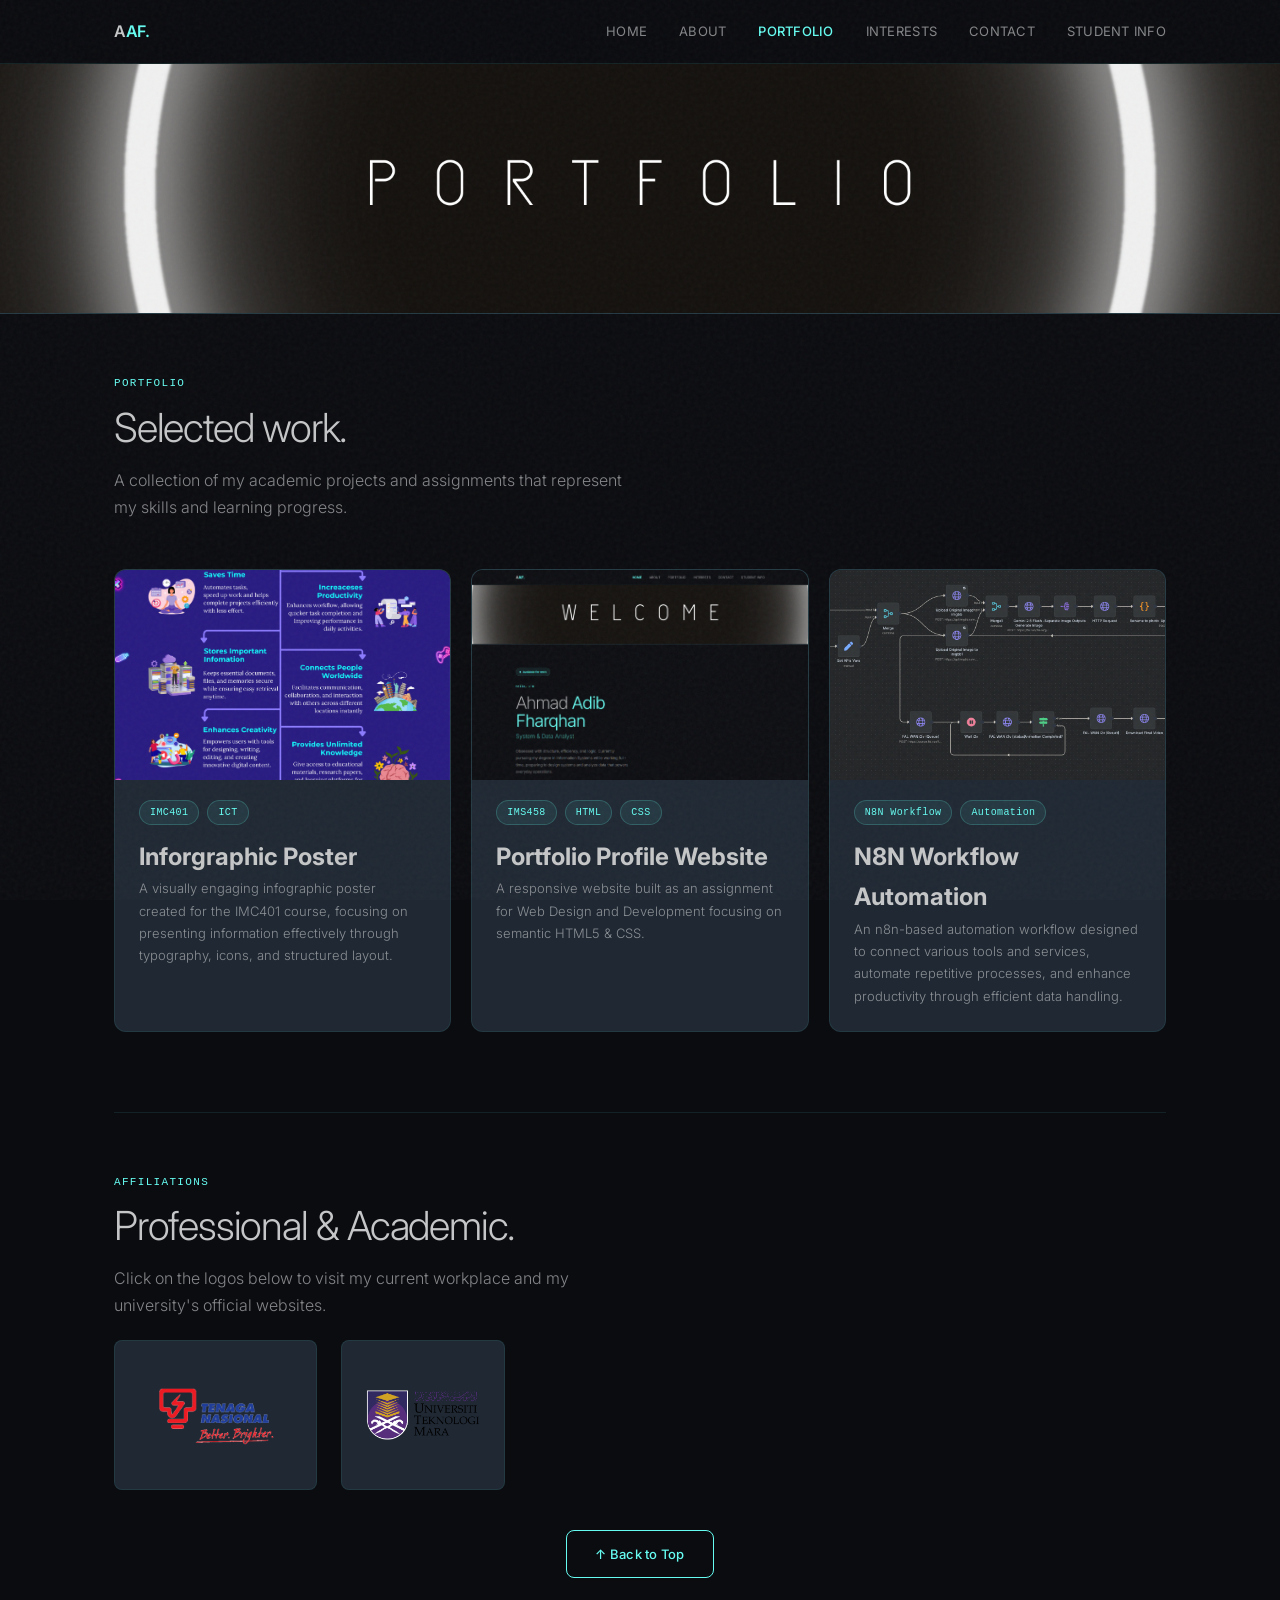
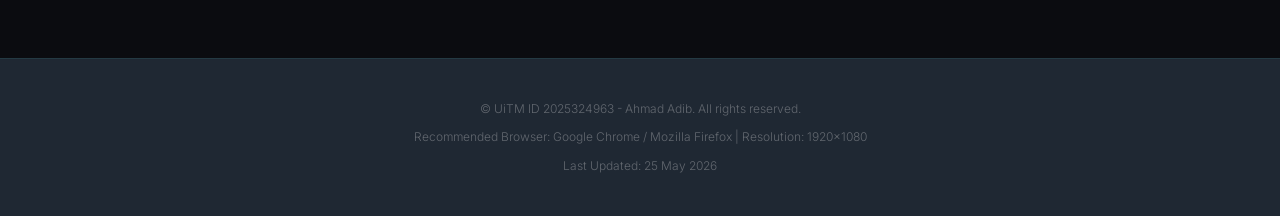
<file: portfolio.html>
<!DOCTYPE html>
<html lang="en">
<head>
  <meta charset="UTF-8">
  <meta name="viewport" content="width=device-width, initial-scale=1.0">
  <meta name="description" content="Ahmad Adib Fharqhan - Academic Projects and Assignments">
  <meta name="keywords" content="portfolio, projects, assignments, university">
  <meta name="author" content="Ahmad Adib Fharqhan">
  <title>Portfolio — Work</title>
  <link rel="preconnect" href="https://fonts.googleapis.com">
  <link rel="preconnect" href="https://fonts.gstatic.com" crossorigin>
  <link href="https://fonts.googleapis.com/css2?family=Inter:wght@200;300;400;500;600&display=swap" rel="stylesheet">
  <link rel="stylesheet" href="style.css">
</head>
<body>

  <nav class="nav">
    <div class="nav-inner">
      <a href="index.html" class="nav-logo">A<span>AF.</span></a>
      <input type="checkbox" id="menuToggleCheck" class="menu-checkbox" hidden>
      <label for="menuToggleCheck" class="menu-toggle">
        <span></span><span></span><span></span>
      </label>
      <div class="nav-links">
        <a href="index.html">Home</a>
        <a href="about.html">About</a>
        <a href="portfolio.html" class="active">Portfolio</a>
        <a href="interests.html">Interests</a>
        <a href="contact.html">Contact</a>
        <a href="aboutme.html">Student Info</a>
      </div>
    </div>
  </nav>

  <header class="site-header" id="top">
    <img src="src/PortfolioBanner.png" alt="Portfolio Page Header Banner">
  </header>

  <main class="page">
    <div class="container">

      <section>
        <p class="section-label">Portfolio</p>
        <h1 class="section-title">Selected work.</h1>
        <p class="section-desc">A collection of my academic projects and assignments that represent my skills and learning progress.</p>
      </section>

      <div class="portfolio-grid">

        <a href="#" class="project-card">
          <div class="project-thumb">
            <!-- Replace with your project screenshot -->
            <img src="src/Project1.png" alt="Screenshot of Information Technology Project">
          </div>
          <div class="project-body">
            <div class="project-tags">
              <span>IMC401</span>
              <span>ICT</span>
            </div>
            <h2>Inforgraphic Poster</h2>
            <p>A visually engaging infographic poster created for the IMC401 course, focusing on presenting information effectively through typography, icons, and structured layout.</p>
          </div>
        </a>

        <a href="#" class="project-card">
          <div class="project-thumb">
            <img src="src/Project2.png" alt="Screenshot of Web Design Project">
          </div>
          <div class="project-body">
            <div class="project-tags">
              <span>IMS458</span>
              <span>HTML</span>
              <span>CSS</span>
            </div>
            <h2>Portfolio Profile Website</h2>
            <p>A responsive website built as an assignment for Web Design and Development focusing on semantic HTML5 & CSS.</p>
          </div>
        </a>

        <a href="#" class="project-card">
          <div class="project-thumb">
            <img src="src/Project3.png" alt="Screenshot of Programming Project">
          </div>
          <div class="project-body">
            <div class="project-tags">
              <span>N8N Workflow</span>
              <span>Automation</span>
            </div>
            <h2>N8N Workflow Automation</h2>
<p>An n8n-based automation workflow designed to connect various tools and services, automate repetitive processes, and enhance productivity through efficient data handling.</p>          </div>
        </a>

      </div>

      <div class="timeline-section">
        <p class="section-label">Affiliations</p>
        <h2 class="section-title">Professional & Academic.</h2>
        <p class="section-desc">Click on the logos below to visit my current workplace and my university's official websites.</p>
        
        <div style="display: flex; gap: 24px; align-items: center; flex-wrap: wrap; margin-top: 20px;">
          
          <!-- Logo TNB -->
          <a href="https://www.tnb.com.my/" target="_blank" class="image-link" style="max-width: 240px; background: #1F2833; padding: 24px; border-radius: 8px; display: flex; align-items: center; justify-content: center; height: 150px;">
            <img src="src/TNB.png" alt="Tenaga Nasional Berhad Official Website" style="max-height: 80px; width: auto; object-fit: contain;">
          </a>
          
          <!-- Logo UiTM -->
          <a href="https://www.uitm.edu.my/" target="_blank" class="image-link" style="max-width: 240px; background: #1F2833; padding: 24px; border-radius: 8px; display: flex; align-items: center; justify-content: center; height: 150px;">
            <img src="src/UiTM.png" alt="Universiti Teknologi MARA Official Website" style="max-height: 80px; width: auto; object-fit: contain;">
          </a>

        </div>
      </div>

      <div style="margin-top: 40px; text-align: center;">
        <a href="#top" class="btn btn-secondary">↑ Back to Top</a>
      </div>

    </div>
  </main>

  <footer class="footer">
    <div class="footer-inner">
      <p class="footer-copy">© UiTM ID 2025324963 - Ahmad Adib. All rights reserved.</p>
      <p class="footer-copy">Recommended Browser: Google Chrome / Mozilla Firefox | Resolution: 1920x1080</p>
      <p class="footer-copy">Last Updated: 25 May 2026</p>
    </div>
  </footer>

</body>
</html>
</file>
<file: style.css>
/* ===== RESET & BASE ===== */
*,
*::before,
*::after {
  margin: 0;
  padding: 0;
  box-sizing: border-box;
}

:root {
  /* === CYBERPUNK / NEON COLOR PALETTE === */
  --bg-primary: #0B0C10;       /* Darkest background */
  --bg-secondary: #1F2833;     /* Card / Section background */
  --bg-card: #1F2833;          /* Card background */
  --bg-card-hover: #2C3E50;    /* Lighter slate on hover */
  --border: rgba(69, 162, 158, 0.15);   /* Subtle Cyan border */
  --border-hover: rgba(102, 252, 241, 0.4); /* Bright Cyan border on hover */
  --text-primary: #C5C6C7;     /* Light grey text */
  --text-secondary: rgba(197, 198, 199, 0.65); /* Dimmer text */
  --text-tertiary: rgba(197, 198, 199, 0.4);   /* Dimmest text */
  --accent: #66FCF1;           /* Main Neon Cyan */
  --accent-hover: #85FDF5;     /* Lighter Cyan on hover */
  --accent-dim: rgba(102, 252, 241, 0.08); /* Cyan background tint */
  --accent-glow: rgba(102, 252, 241, 0.35);/* Neon glow effect */
  
  --font-main: 'Inter', sans-serif;
  --font-mono: ui-monospace, SFMono-Regular, Menlo, Monaco, Consolas, monospace;
  --max-width: 1100px;
  --nav-height: 64px;
  --radius-sm: 8px;
  --radius-md: 12px;
  --transition: 0.25s cubic-bezier(0.4, 0, 0.2, 1);
}

html {
  scroll-behavior: smooth;
}

body {
  font-family: var(--font-main);
  background-color: var(--bg-primary);
  color: var(--text-primary);
  line-height: 1.7;
  font-weight: 300;
  min-height: 100vh;
  -webkit-font-smoothing: antialiased;
}

a {
  color: inherit;
  text-decoration: none;
}

img {
  max-width: 100%;
  display: block;
}

ul, ol {
  list-style-position: inside;
}

/* ===== GRAIN OVERLAY ===== */
body::after {
  content: '';
  position: fixed;
  inset: 0;
  z-index: 9999;
  pointer-events: none;
  opacity: 0.04;
  background-image: url("data:image/svg+xml,%3Csvg viewBox='0 0 256 256' xmlns='http://www.w3.org/2000/svg'%3E%3Cfilter id='noise'%3E%3CfeTurbulence type='fractalNoise' baseFrequency='0.9' numOctaves='4' stitchTiles='stitch'/%3E%3C/filter%3E%3Crect width='100%25' height='100%25' filter='url(%23noise)'/%3E%3C/svg%3E");
}

/* ===== NAVIGATION ===== */
.nav {
  position: fixed;
  top: 0;
  left: 0;
  right: 0;
  height: var(--nav-height);
  background: rgba(11, 12, 16, 0.85); /* Darker navy with transparency */
  backdrop-filter: blur(16px);
  -webkit-backdrop-filter: blur(16px);
  border-bottom: 1px solid var(--border);
  z-index: 1000;
  display: flex;
  align-items: center;
}

.nav-inner {
  width: 100%;
  max-width: var(--max-width);
  margin: 0 auto;
  padding: 0 24px;
  display: flex;
  align-items: center;
  justify-content: space-between;
}

.nav-logo {
  font-size: 16px;
  font-weight: 600;
  letter-spacing: -0.02em;
  color: var(--text-primary);
  z-index: 1001;
}

.nav-logo span {
  color: var(--accent); /* Neon Cyan dot */
}

.nav-links {
  display: flex;
  gap: 32px;
  align-items: center;
}

.nav-links a {
  font-size: 13px;
  font-weight: 400;
  color: var(--text-secondary);
  transition: color var(--transition);
  letter-spacing: 0.02em;
  text-transform: uppercase;
}

.nav-links a:hover,
.nav-links a.active {
  color: var(--accent); /* Neon Cyan active link */
}

.nav-links a.active {
  font-weight: 500;
}

.menu-checkbox {
  display: none;
}

.menu-toggle {
  display: none;
  flex-direction: column;
  gap: 5px;
  cursor: pointer;
  background: none;
  border: none;
  padding: 4px;
  z-index: 1001;
}

.menu-toggle span {
  display: block;
  width: 22px;
  height: 1.5px;
  background: var(--text-primary);
  border-radius: 2px;
  transition: var(--transition);
}

/* ===== HEADER BANNER ===== */
.site-header {
  position: relative;
  width: 100%;
  height: 250px;
  background: var(--bg-secondary);
  display: flex;
  align-items: center;
  justify-content: center;
  text-align: center;
  overflow: hidden;
  margin-top: var(--nav-height);
  border-bottom: 1px solid var(--border);
}

.site-header img {
  position: absolute;
  inset: 0;
  width: 100%;
  height: 100%;
  object-fit: cover;
  opacity: 1;
}

.site-header h1 {
  position: relative;
  z-index: 1;
  font-size: clamp(28px, 5vw, 48px);
  font-weight: 200;
  letter-spacing: 0.1em; /* Spaced out for tech look */
  text-transform: uppercase;
  color: var(--accent);
}

.site-header p {
  position: relative;
  z-index: 1;
  font-size: 14px;
  color: var(--text-secondary);
  margin-top: 8px;
  letter-spacing: 0.05em;
}

/* ===== LAYOUT ===== */
.page {
  padding-top: 60px;
  padding-bottom: 80px;
  min-height: 100vh;
}

.container {
  max-width: var(--max-width);
  margin: 0 auto;
  padding: 0 24px;
}

/* ===== SECTION HEADERS ===== */
.section-label {
  font-family: var(--font-mono);
  font-size: 11px;
  font-weight: 500;
  text-transform: uppercase;
  letter-spacing: 0.12em;
  color: var(--accent);
  margin-bottom: 12px;
}

.section-title {
  font-size: clamp(28px, 4vw, 40px);
  font-weight: 300;
  letter-spacing: -0.03em;
  line-height: 1.15;
  color: var(--text-primary);
  margin-bottom: 16px;
}

.section-desc {
  font-size: 16px;
  color: var(--text-secondary);
  max-width: 520px;
  line-height: 1.7;
}

/* ===== HERO (Home) ===== */
.hero {
  padding-top: 40px;
  padding-bottom: 80px;
  position: relative;
}

.hero-content {
  max-width: 680px;
}

.hero-greeting {
  font-family: var(--font-mono);
  font-size: 13px;
  color: var(--accent);
  margin-bottom: 20px;
  letter-spacing: 0.04em;
}

.hero-name {
  font-size: clamp(40px, 7vw, 72px);
  font-weight: 200;
  letter-spacing: -0.04em;
  line-height: 1.05;
  color: var(--text-primary);
  margin-bottom: 8px;
}

.hero-name .accent {
  color: var(--accent);
  font-weight: 300;
}

.hero-title {
  font-size: clamp(18px, 2.5vw, 24px);
  font-weight: 300;
  color: var(--accent-dim);
  color: #45A29E; /* Secondary Cyan for subtitles */
  margin-bottom: 28px;
  letter-spacing: -0.01em;
}

.hero-desc {
  font-size: 16px;
  color: var(--text-secondary);
  line-height: 1.8;
  max-width: 480px;
  margin-bottom: 40px;
}

.hero-actions {
  display: flex;
  gap: 16px;
  flex-wrap: wrap;
}

/* ===== BUTTONS ===== */
.btn {
  display: inline-flex;
  align-items: center;
  gap: 8px;
  padding: 12px 28px;
  font-family: var(--font-main);
  font-size: 13px;
  font-weight: 500;
  letter-spacing: 0.02em;
  border-radius: var(--radius-sm);
  border: 1px solid transparent;
  cursor: pointer;
  transition: all var(--transition);
}

.btn-primary {
  background: var(--accent);
  color: var(--bg-primary); /* Dark text on bright cyan */
  border-color: var(--accent);
  font-weight: 600;
}

.btn-primary:hover {
  background: transparent;
  color: var(--accent);
  border-color: var(--accent);
  box-shadow: 0 0 20px -5px var(--accent-glow);
}

.btn-secondary {
  background: transparent;
  color: var(--accent);
  border-color: var(--accent);
}

.btn-secondary:hover {
  background: var(--accent-dim);
  border-color: var(--accent);
  box-shadow: 0 0 20px -5px var(--accent-glow);
}

/* ===== STATUS BADGE ===== */
.status-badge {
  display: inline-flex;
  align-items: center;
  gap: 8px;
  padding: 6px 14px;
  background: var(--accent-dim);
  border: 1px solid rgba(102, 252, 241, 0.2);
  border-radius: 50px;
  font-size: 12px;
  font-weight: 400;
  color: var(--accent);
  margin-bottom: 32px;
}

.status-dot {
  width: 6px;
  height: 6px;
  background: var(--accent);
  border-radius: 50%;
  position: relative;
}

.status-dot::after {
  content: '';
  position: absolute;
  inset: -3px;
  border-radius: 50%;
  background: var(--accent);
  opacity: 0.4;
  animation: pulse-ring 2s cubic-bezier(0.4, 0, 0.6, 1) infinite;
}

@keyframes pulse-ring {
  0%   { transform: scale(1); opacity: 0.4; }
  50%  { transform: scale(1.8); opacity: 0; }
  100% { transform: scale(1); opacity: 0; }
}

/* ===== QUICK STATS ===== */
.stats-row {
  display: grid;
  grid-template-columns: repeat(3, 1fr);
  gap: 24px;
  margin-top: 64px;
  padding-top: 40px;
  border-top: 1px solid var(--border);
}

.stat-item {
  text-align: left;
}

.stat-number {
  font-size: 32px;
  font-weight: 200;
  letter-spacing: -0.03em;
  color: var(--accent);
}

.stat-label {
  font-size: 12px;
  color: var(--text-tertiary);
  text-transform: uppercase;
  letter-spacing: 0.08em;
  margin-top: 4px;
}

/* ===== ABOUT PAGE ===== */
.about-grid {
  display: grid;
  grid-template-columns: 1fr 1fr;
  gap: 64px;
  align-items: start;
  margin-top: 48px;
}

.about-text p {
  color: var(--text-secondary);
  font-size: 15px;
  line-height: 1.85;
  margin-bottom: 20px;
}

.about-text p strong {
  color: var(--text-primary);
  font-weight: 500;
}

.about-image {
  position: relative;
}

.about-image-placeholder {
  aspect-ratio: 3 / 4;
  background: var(--bg-secondary);
  border: 1px solid var(--border);
  border-radius: var(--radius-md);
  display: flex;
  align-items: center;
  justify-content: center;
  color: var(--text-tertiary);
  font-size: 13px;
  font-family: var(--font-mono);
  overflow: hidden;
}

.about-image-placeholder img {
  width: 100%;
  height: 100%;
  object-fit: cover;
}

/* Skills */
.skills-section {
  margin-top: 80px;
  padding-top: 60px;
  border-top: 1px solid var(--border);
}

.skills-grid {
  display: grid;
  grid-template-columns: repeat(auto-fill, minmax(240px, 1fr));
  gap: 20px;
  margin-top: 36px;
}

.skill-category {
  background: var(--bg-secondary);
  border: 1px solid var(--border);
  border-radius: var(--radius-md);
  padding: 24px;
  transition: border-color var(--transition);
}

.skill-category:hover {
  border-color: var(--accent);
  background: var(--bg-card-hover);
}

.skill-category h3 {
  font-size: 13px;
  font-weight: 500;
  color: var(--accent);
  margin-bottom: 16px;
  text-transform: uppercase;
  letter-spacing: 0.06em;
}

.skill-category ul {
  list-style: none;
}

.skill-category ul li {
  font-size: 14px;
  color: var(--text-secondary);
  padding: 6px 0;
  border-bottom: 1px solid rgba(102, 252, 241, 0.05);
}

.skill-category ul li:last-child {
  border-bottom: none;
}

/* Certificates */
.certificates-section {
  margin-top: 80px;
  padding-top: 60px;
  border-top: 1px solid var(--border);
}

.certificates-grid {
  display: grid;
  grid-template-columns: repeat(auto-fill, minmax(280px, 1fr));
  gap: 16px;
  margin-top: 36px;
}

.certificate-item {
  background: var(--bg-secondary);
  border: 1px solid var(--border);
  border-radius: var(--radius-md);
  padding: 20px 24px;
  transition: border-color var(--transition);
}

.certificate-item:hover {
  border-color: var(--accent);
}

.certificate-name {
  font-size: 15px;
  font-weight: 400;
  color: var(--text-primary);
  margin-bottom: 4px;
}

.certificate-issuer {
  font-size: 12px;
  font-family: var(--font-mono);
  color: #45A29E; /* Secondary teal */
  letter-spacing: 0.04em;
}

.certificate-date {
  font-size: 12px;
  color: var(--text-tertiary);
  margin-top: 8px;
}

/* Timeline */
.timeline-section {
  margin-top: 80px;
  padding-top: 60px;
  border-top: 1px solid var(--border);
}

.timeline {
  margin-top: 36px;
  position: relative;
  padding-left: 28px;
}

.timeline::before {
  content: '';
  position: absolute;
  left: 0;
  top: 8px;
  bottom: 8px;
  width: 1px;
  background: var(--border-hover);
}

.timeline-item {
  position: relative;
  padding-bottom: 36px;
}

.timeline-item:last-child {
  padding-bottom: 0;
}

.timeline-item::before {
  content: '';
  position: absolute;
  left: -31px;
  top: 8px;
  width: 7px;
  height: 7px;
  background: var(--bg-primary);
  border: 2px solid var(--accent);
  border-radius: 50%;
  box-shadow: 0 0 10px var(--accent-glow);
}

.timeline-date {
  font-family: var(--font-mono);
  font-size: 11px;
  color: var(--accent);
  letter-spacing: 0.06em;
  margin-bottom: 6px;
}

.timeline-role {
  font-size: 16px;
  font-weight: 400;
  color: var(--text-primary);
  margin-bottom: 2px;
}

.timeline-company {
  font-size: 13px;
  color: #45A29E;
  margin-bottom: 8px;
}

.timeline-desc {
  font-size: 14px;
  color: var(--text-secondary);
  line-height: 1.7;
}

/* ===== TABLE (Assignment Requirement) ===== */
.data-table {
  width: 100%;
  border-collapse: collapse;
  margin-top: 24px;
  font-size: 14px;
}

.data-table th, .data-table td {
  padding: 12px 16px;
  text-align: left;
  border: 1px solid var(--border);
}

.data-table th {
  background: var(--bg-secondary);
  color: var(--accent);
  font-weight: 500;
  font-size: 12px;
  text-transform: uppercase;
  letter-spacing: 0.06em;
}

.data-table td {
  color: var(--text-secondary);
}

.data-table tr:hover td {
  background: var(--accent-dim);
}

/* ===== BLOCKQUOTE (Assignment Requirement) ===== */
.custom-blockquote {
  margin: 24px 0;
  padding: 16px 24px;
  border-left: 3px solid var(--accent);
  background: var(--bg-secondary);
  color: var(--text-secondary);
  font-style: italic;
  border-radius: 0 var(--radius-sm) var(--radius-sm) 0;
}

.custom-blockquote cite {
  display: block;
  margin-top: 8px;
  font-size: 12px;
  font-style: normal;
  color: var(--text-tertiary);
}

/* ===== MEDIA (Assignment Requirement) ===== */
.media-container {
  margin-top: 24px;
}

.media-container video,
.media-container audio {
  width: 100%;
  border-radius: var(--radius-sm);
  outline: none;
}

.media-container audio {
  margin-top: 16px;
}

/* ===== IMAGE LINK (Assignment Requirement) ===== */
.image-link {
  display: inline-block;
  border-radius: var(--radius-sm);
  overflow: hidden;
  border: 1px solid var(--border);
  transition: all var(--transition);
}

.image-link:hover {
  border-color: var(--accent);
  box-shadow: 0 0 20px -5px var(--accent-glow);
}

.image-link img {
  display: block;
  width: 100%;
  height: auto;
}

/* ===== PORTFOLIO PAGE ===== */
.portfolio-grid {
  display: grid;
  grid-template-columns: repeat(auto-fill, minmax(320px, 1fr));
  gap: 20px;
  margin-top: 48px;
}

.project-card {
  background: var(--bg-secondary);
  border: 1px solid var(--border);
  border-radius: var(--radius-md);
  overflow: hidden;
  transition: all var(--transition);
}

.project-card:hover {
  border-color: var(--accent);
  background: var(--bg-card-hover);
  transform: translateY(-4px);
  box-shadow: 0 10px 30px -10px var(--accent-glow);
}

.project-thumb {
  aspect-ratio: 16 / 10;
  background: var(--bg-primary);
  display: flex;
  align-items: center;
  justify-content: center;
  color: var(--text-tertiary);
  font-size: 12px;
  font-family: var(--font-mono);
  position: relative;
  overflow: hidden;
}

.project-thumb img {
  width: 100%;
  height: 100%;
  object-fit: cover;
  transition: transform 0.5s ease;
}

.project-card:hover .project-thumb img {
  transform: scale(1.05);
}

.project-body {
  padding: 20px 24px 24px;
}

.project-tags {
  display: flex;
  gap: 8px;
  flex-wrap: wrap;
  margin-bottom: 12px;
}

.project-tags span {
  font-family: var(--font-mono);
  font-size: 10px;
  padding: 3px 10px;
  background: var(--accent-dim);
  color: var(--accent);
  border: 1px solid rgba(102, 252, 241, 0.2);
  border-radius: 50px;
  letter-spacing: 0.04em;
}

.project-body h3 {
  font-size: 17px;
  font-weight: 400;
  color: var(--text-primary);
  margin-bottom: 8px;
  letter-spacing: -0.01em;
}

.project-body p {
  font-size: 13px;
  color: var(--text-secondary);
  line-height: 1.7;
}

/* ===== SERVICES PAGE ===== */
.services-grid {
  display: grid;
  grid-template-columns: repeat(auto-fill, minmax(300px, 1fr));
  gap: 20px;
  margin-top: 48px;
}

.service-card {
  background: var(--bg-secondary);
  border: 1px solid var(--border);
  border-radius: var(--radius-md);
  padding: 32px;
  transition: all var(--transition);
  position: relative;
  overflow: hidden;
}

.service-card:hover {
  border-color: var(--accent);
  background: var(--bg-card-hover);
}

.service-card::before {
  content: '';
  position: absolute;
  top: 0;
  left: 0;
  right: 0;
  height: 2px;
  background: var(--accent);
  opacity: 0;
  transition: opacity var(--transition);
  box-shadow: 0 0 10px var(--accent-glow);
}

.service-card:hover::before {
  opacity: 1;
}

.service-icon {
  width: 40px;
  height: 40px;
  background: var(--accent-dim);
  border: 1px solid rgba(102, 252, 241, 0.2);
  border-radius: var(--radius-sm);
  display: flex;
  align-items: center;
  justify-content: center;
  margin-bottom: 20px;
  color: var(--accent);
  font-size: 18px;
}

.service-card h3 {
  font-size: 17px;
  font-weight: 400;
  color: var(--text-primary);
  margin-bottom: 10px;
}

.service-card p {
  font-size: 14px;
  color: var(--text-secondary);
  line-height: 1.75;
}

/* Process section */
.process-section {
  margin-top: 80px;
  padding-top: 60px;
  border-top: 1px solid var(--border);
}

.process-steps {
  display: grid;
  grid-template-columns: repeat(4, 1fr);
  gap: 20px;
  margin-top: 36px;
}

.process-step {
  text-align: center;
  padding: 28px 16px;
  background: var(--bg-secondary);
  border: 1px solid var(--border);
  border-radius: var(--radius-md);
  transition: all var(--transition);
}

.process-step:hover {
  border-color: var(--accent);
  box-shadow: 0 0 20px -10px var(--accent-glow);
}

.step-number {
  font-family: var(--font-mono);
  font-size: 11px;
  color: var(--accent);
  margin-bottom: 12px;
  letter-spacing: 0.1em;
}

.step-title {
  font-size: 15px;
  font-weight: 400;
  color: var(--text-primary);
  margin-bottom: 8px;
}

.step-desc {
  font-size: 13px;
  color: var(--text-tertiary);
  line-height: 1.6;
}

/* ===== CONTACT PAGE ===== */
.contact-grid {
  display: grid;
  grid-template-columns: 1fr 1fr;
  gap: 64px;
  margin-top: 48px;
  align-items: start;
}

.contact-info h2 {
  font-size: 28px;
  font-weight: 300;
  letter-spacing: -0.02em;
  margin-bottom: 16px;
}

.contact-info > p {
  font-size: 15px;
  color: var(--text-secondary);
  line-height: 1.8;
  margin-bottom: 36px;
}

.contact-methods {
  display: flex;
  flex-direction: column;
  gap: 20px;
}

.contact-method {
  display: flex;
  align-items: center;
  gap: 16px;
  padding: 16px;
  background: var(--bg-secondary);
  border: 1px solid var(--border);
  border-radius: var(--radius-sm);
  transition: all var(--transition);
}

.contact-method:hover {
  border-color: var(--accent);
}

.contact-method-icon {
  width: 36px;
  height: 36px;
  background: var(--accent-dim);
  border-radius: var(--radius-sm);
  display: flex;
  align-items: center;
  justify-content: center;
  color: var(--accent);
  font-size: 14px;
  flex-shrink: 0;
}

.contact-method-label {
  font-size: 11px;
  color: var(--text-tertiary);
  text-transform: uppercase;
  letter-spacing: 0.08em;
  margin-bottom: 2px;
}

.contact-method-value {
  font-size: 14px;
  color: var(--text-primary);
}

/* Form */
.contact-form {
  background: var(--bg-secondary);
  border: 1px solid var(--border);
  border-radius: var(--radius-md);
  padding: 36px;
}

.form-group {
  margin-bottom: 20px;
}

.form-group label {
  display: block;
  font-size: 12px;
  font-weight: 500;
  color: var(--text-secondary);
  text-transform: uppercase;
  letter-spacing: 0.06em;
  margin-bottom: 8px;
}

.form-group input,
.form-group textarea {
  width: 100%;
  padding: 12px 16px;
  background: var(--bg-primary);
  border: 1px solid var(--border);
  border-radius: var(--radius-sm);
  color: var(--text-primary);
  font-family: var(--font-main);
  font-size: 14px;
  transition: all var(--transition);
  outline: none;
}

.form-group input::placeholder,
.form-group textarea::placeholder {
  color: var(--text-tertiary);
}

.form-group input:focus,
.form-group textarea:focus {
  border-color: var(--accent);
  box-shadow: 0 0 10px -5px var(--accent-glow);
}

.form-group textarea {
  min-height: 120px;
  resize: vertical;
}

.form-row {
  display: grid;
  grid-template-columns: 1fr 1fr;
  gap: 16px;
}

.form-submit {
  margin-top: 8px;
}

/* ===== FOOTER ===== */
.footer {
  border-top: 1px solid var(--border);
  padding: 40px 0;
  background: var(--bg-secondary);
}

.footer-inner {
  max-width: var(--max-width);
  margin: 0 auto;
  padding: 0 24px;
  display: flex;
  flex-direction: column;
  gap: 8px;
  text-align: center;
}

.footer-copy {
  font-size: 12px;
  color: var(--text-tertiary);
}

.footer-links {
  display: flex;
  gap: 24px;
  justify-content: center;
  margin-top: 8px;
}

.footer-links a {
  font-size: 12px;
  color: var(--text-tertiary);
  transition: color var(--transition);
}

.footer-links a:hover {
  color: var(--accent);
}

/* ===== RESPONSIVE ===== */
@media (max-width: 768px) {
  .menu-toggle {
    display: flex;
  }

  .nav-links {
    position: fixed;
    top: var(--nav-height);
    left: 0;
    right: 0;
    background: rgba(11, 12, 16, 0.98);
    backdrop-filter: blur(16px);
    -webkit-backdrop-filter: blur(16px);
    border-bottom: 1px solid var(--border);
    flex-direction: column;
    gap: 0;
    padding: 16px 24px;
    transform: translateY(-150%);
    transition: transform 0.3s ease;
    z-index: 999;
  }

  .menu-checkbox:checked ~ .nav-links {
    transform: translateY(0);
  }

  .nav-links a {
    padding: 12px 0;
    font-size: 14px;
  }

  .about-grid,
  .contact-grid {
    grid-template-columns: 1fr;
    gap: 40px;
  }

  .stats-row {
    grid-template-columns: repeat(3, 1fr);
    gap: 16px;
  }

  .stat-number {
    font-size: 24px;
  }

  .process-steps {
    grid-template-columns: 1fr 1fr;
  }

  .form-row {
    grid-template-columns: 1fr;
  }

  .portfolio-grid {
    grid-template-columns: 1fr;
  }

  .hero-name {
    font-size: clamp(32px, 8vw, 48px);
  }

  .site-header {
    height: 180px;
  }
}

@media (max-width: 480px) {
  .stats-row {
    grid-template-columns: 1fr;
    text-align: center;
  }

  .stat-item {
    text-align: center;
  }

  .process-steps {
    grid-template-columns: 1fr;
  }
}
</file>
